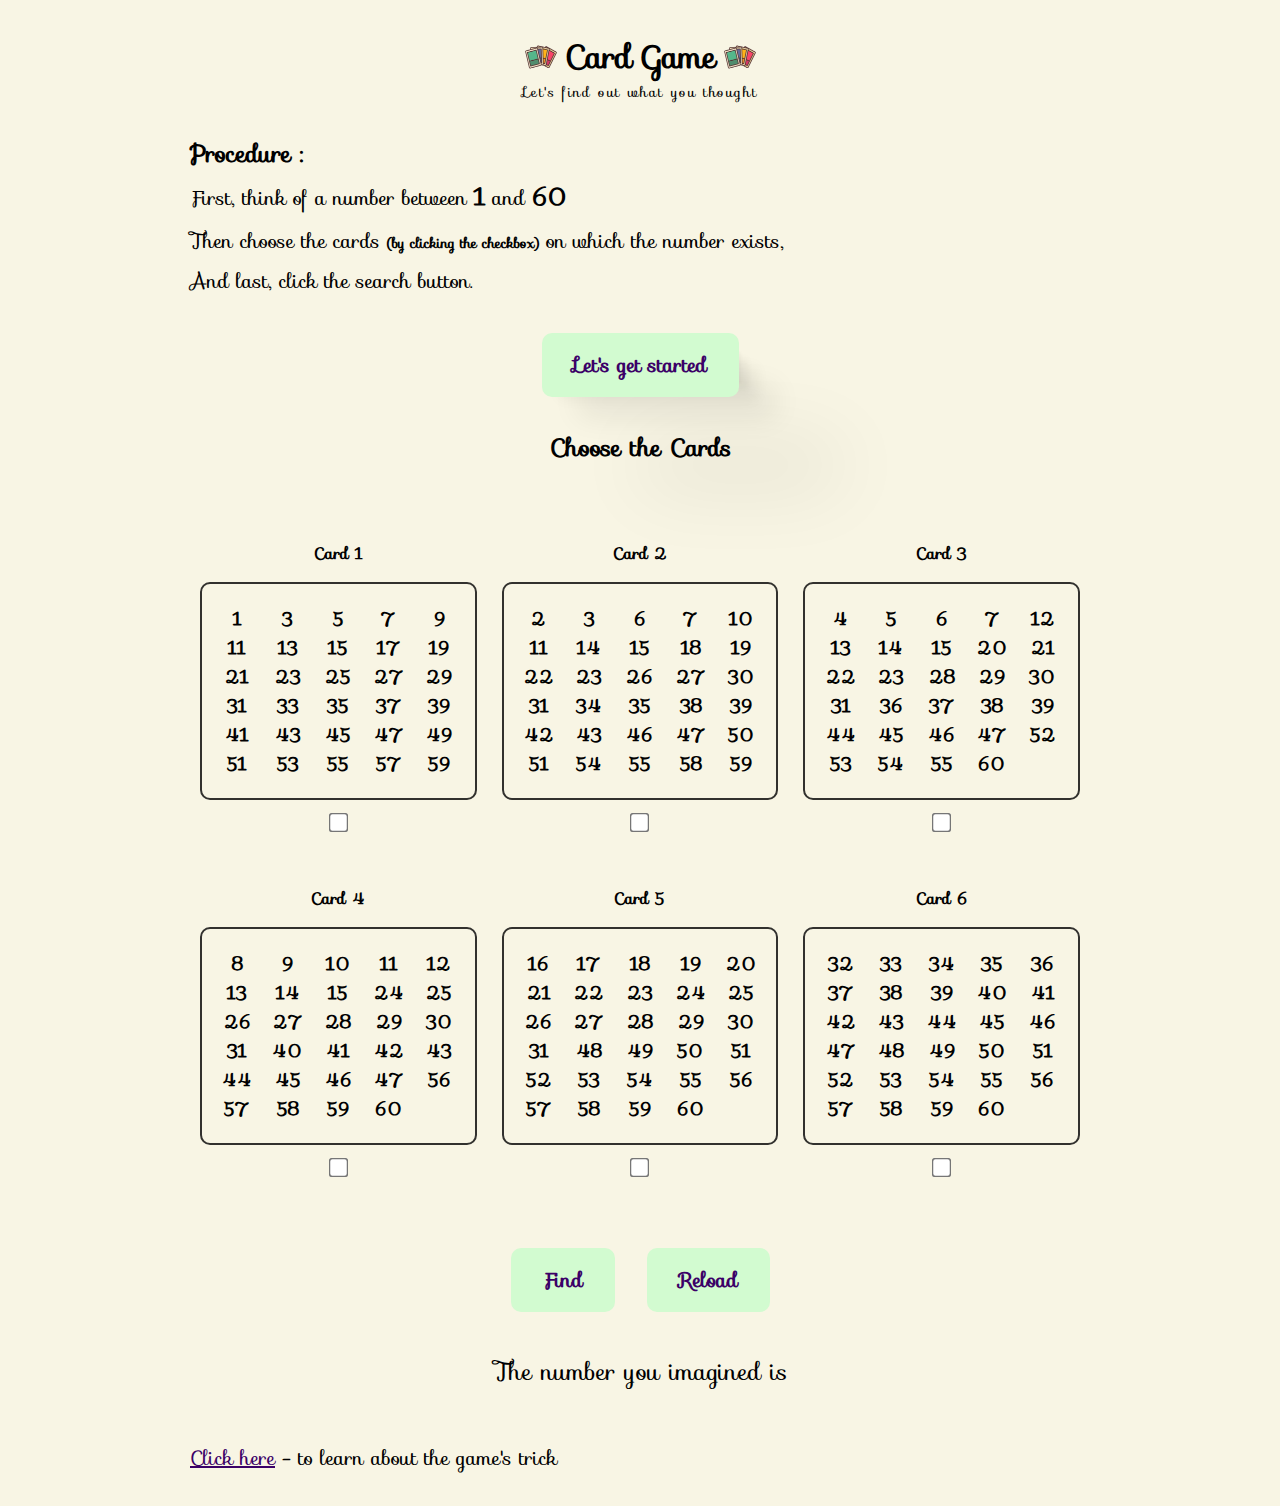
<file: index.html>
<!DOCTYPE html>
<html lang="en">
  <head>
    <meta charset="UTF-8" />
    <meta name="viewport" content="width=device-width, initial-scale=1.0" />
    <link rel="preconnect" href="https://fonts.googleapis.com" />
    <link rel="preconnect" href="https://fonts.gstatic.com" crossorigin />
    <link
      href="https://fonts.googleapis.com/css2?family=Sofia&display=swap"
      rel="stylesheet"
    />
    <link rel="shortcut icon" href="images/favicon.png" type="image/x-icon" />
    <link rel="stylesheet" href="css/styles.css" />
    <title>Card Game - Let's find out what you thought.</title>
  </head>
  <body>
    <div class="start-sec">
      <header>
        <div class="title-sec">
          <img src="images/card-img.png" alt="card-img" />
          <h1>Card Game</h1>
          <img src="images/card-img.png" alt="card-img" />
        </div>
        <p class="tagline">Let's find out what you thought</p>
      </header>
      <div class="procedure">
        <h2 class="side-heading">Procedure</h2>
        <p>
          First, think of a number between <span class="number">1</span> and
          <span class="number">60</span>
        </p>
        <p>
          Then choose the cards <span>(by clicking the checkbox)</span> on which
          the number exists,
        </p>
        <p>And last, click the search button.</p>
      </div>
      <div class="start-btn">
        <a href="#game-sec">Let's get started</a>
      </div>
    </div>
    <div class="content">
      <h2>Choose the Cards</h2>
      <form action="">
        <div class="game-sec" id="game-sec">
          <div class="card-sec">
            <p class="card-number">Card 1</p>
            <div class="card">
              <span>1 </span><span>3 </span><span>5 </span><span>7 </span
              ><span>9 </span> <span>11</span> <span>13</span> <span>15</span>
              <span>17</span> <span>19</span> <span>21</span> <span>23</span>
              <span>25</span> <span>27</span> <span>29</span> <span>31</span>
              <span>33</span> <span>35</span> <span>37</span> <span>39</span>
              <span>41</span> <span>43</span> <span>45</span> <span>47</span>
              <span>49</span> <span>51</span> <span>53</span> <span>55</span>
              <span>57</span> <span>59</span>
            </div>
            <div class="value-sec">
              <label for="card1"></label>
              <input type="checkbox" name="card1" id="card1" value="1" />
            </div>
          </div>
          <div class="card-sec">
            <p class="card-number">Card 2</p>
            <div class="card">
              <span>2 </span><span>3 </span><span>6 </span><span>7 </span
              ><span>10</span> <span>11</span> <span>14</span> <span>15</span>
              <span>18</span> <span>19</span> <span>22</span> <span>23</span>
              <span>26</span> <span>27</span> <span>30</span> <span>31</span>
              <span>34</span> <span>35</span> <span>38</span> <span>39</span>
              <span>42</span> <span>43</span> <span>46</span> <span>47</span>
              <span>50</span> <span>51</span> <span>54</span> <span>55</span>
              <span>58</span> <span>59</span>
            </div>
            <div class="value-sec">
              <label for="card2"></label>
              <input type="checkbox" name="card2" id="card2" value="2" />
            </div>
          </div>
          <div class="card-sec">
            <p class="card-number">Card 3</p>
            <div class="card">
              <span>4 </span><span>5 </span><span>6 </span><span>7 </span
              ><span>12</span> <span>13</span> <span>14</span> <span>15</span>
              <span>20</span> <span>21</span> <span>22</span> <span>23</span>
              <span>28</span> <span>29</span> <span>30</span> <span>31</span>
              <span>36</span> <span>37</span> <span>38</span> <span>39</span>
              <span>44</span> <span>45</span> <span>46</span> <span>47</span>
              <span>52</span> <span>53</span> <span>54</span> <span>55</span>
              <span>60</span>
            </div>
            <div class="value-sec">
              <label for="card3"></label>
              <input type="checkbox" name="card3" id="card3" value="4" />
            </div>
          </div>
          <div class="card-sec">
            <p class="card-number">Card 4</p>
            <div class="card">
              <span>8 </span><span>9 </span><span>10</span> <span>11</span>
              <span>12</span> <span>13</span> <span>14</span> <span>15</span>
              <span>24</span> <span>25</span> <span>26</span> <span>27</span>
              <span>28</span> <span>29</span> <span>30</span> <span>31</span>
              <span>40</span> <span>41</span> <span>42</span> <span>43</span>
              <span>44</span> <span>45</span> <span>46</span> <span>47</span>
              <span>56</span> <span>57</span> <span>58</span> <span>59</span>
              <span>60</span>
            </div>
            <div class="value-sec">
              <label for="card4"></label>
              <input type="checkbox" name="card4" id="card4" value="8" />
            </div>
          </div>
          <div class="card-sec">
            <p class="card-number">Card 5</p>
            <div class="card">
              <span> 16</span><span> 17</span> <span>18 </span><span>19 </span
              ><span>20 </span><span>21 </span><span>22 </span><span>23 </span
              ><span>24 </span><span>25 </span><span>26 </span><span>27 </span
              ><span>28 </span><span>29 </span><span>30 </span><span>31 </span
              ><span>48 </span><span>49 </span><span>50 </span><span>51 </span
              ><span>52 </span><span>53 </span><span>54 </span><span>55 </span
              ><span>56 </span><span>57 </span><span>58 </span><span>59 </span
              ><span>60 </span>
            </div>
            <div class="value-sec">
              <label for="card5"></label>
              <input type="checkbox" name="card5" id="card5" value="16" />
            </div>
          </div>
          <div class="card-sec">
            <p class="card-number">Card 6</p>
            <div class="card">
              <span>32</span> <span>33</span> <span>34</span> <span>35</span>
              <span>36</span> <span>37</span> <span>38</span> <span>39</span>
              <span>40</span> <span>41</span> <span>42</span> <span>43</span>
              <span>44</span> <span>45</span> <span>46</span> <span>47</span>
              <span>48</span> <span>49</span> <span>50</span> <span>51</span>
              <span>52</span> <span>53</span> <span>54</span> <span>55</span>
              <span>56</span> <span>57</span> <span>58</span> <span>59</span>
              <span>60</span>
            </div>
            <div class="value-sec">
              <label for="card6"></label>
              <input type="checkbox" name="card6" id="card6" value="32" />
            </div>
          </div>
        </div>
        <div class="btn-sec">
          <button type="submit" onclick="calculateSum(event)">Find</button>
          <a href="index.html">Reload</a>
        </div>
      </form>
      <div class="result-sec">
        <p>
          The number you imagined is <span class="result" id="result"></span>
        </p>
      </div>
    </div>
    <div class="trick-sec">
      <p>
        <a href="trick.html">Click here</a> - to learn about the game's trick
      </p>
    </div>
    <script src="script.js"></script>
  </body>
</html>
</file>
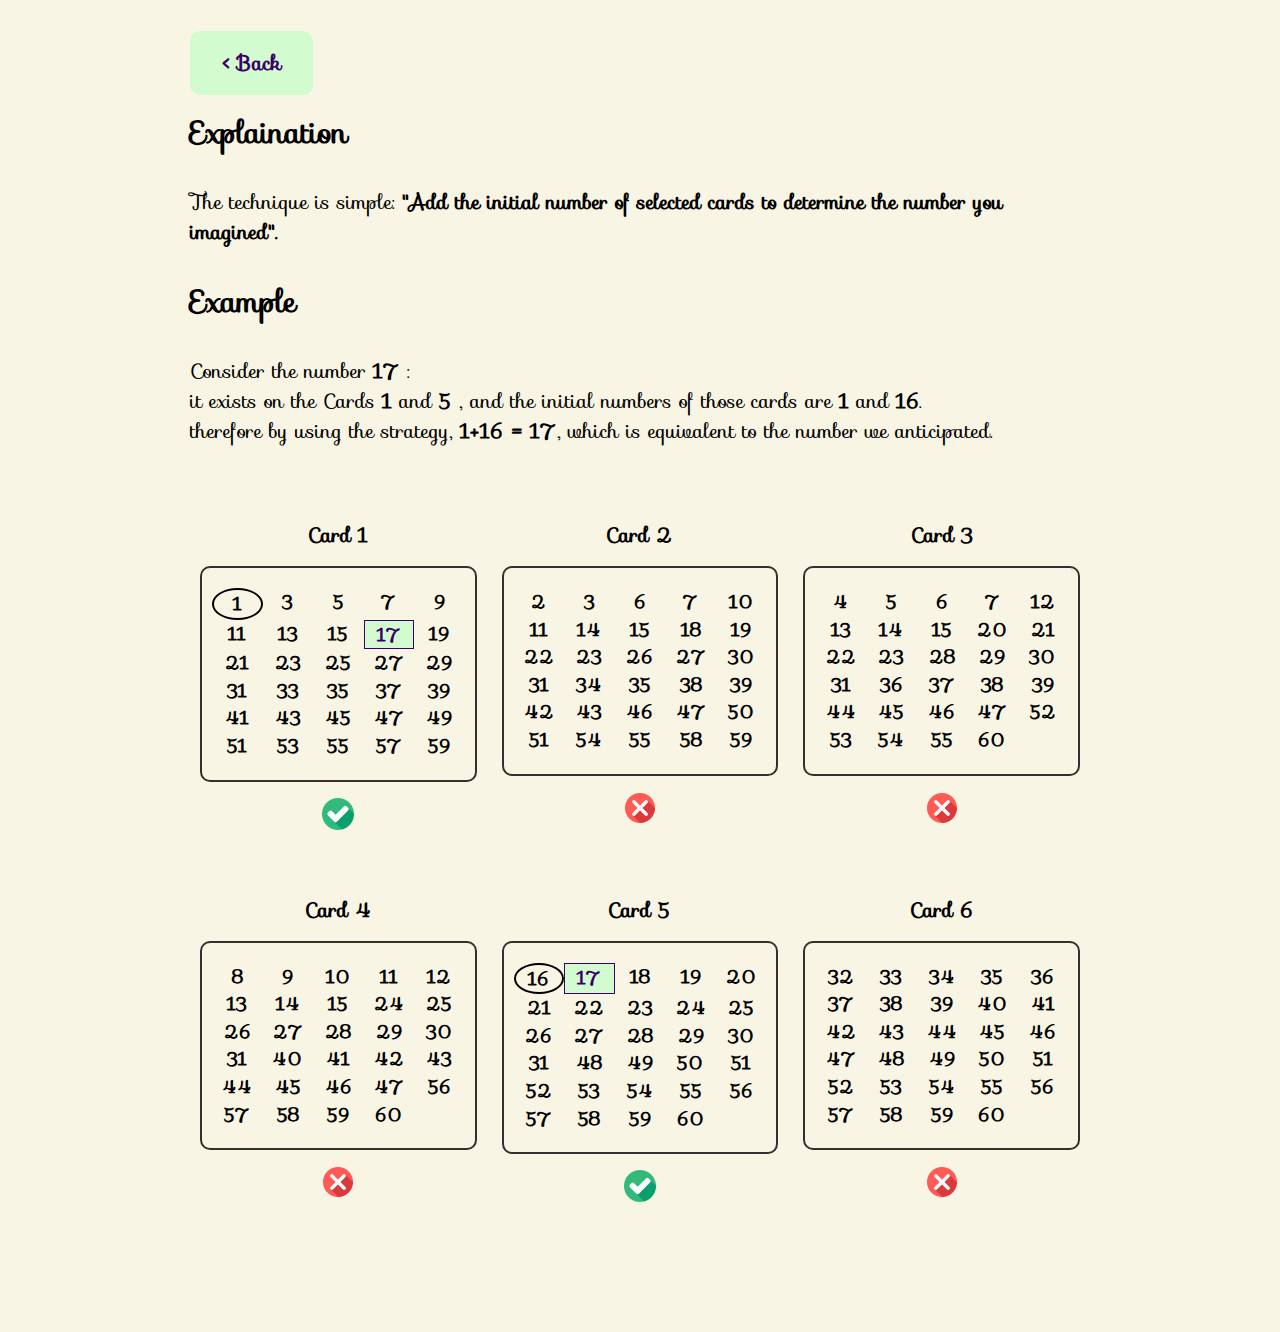
<file: trick.html>
<!DOCTYPE html>
<html lang="en">
  <head>
    <meta charset="UTF-8" />
    <meta name="viewport" content="width=device-width, initial-scale=1.0" />
    <link rel="preconnect" href="https://fonts.googleapis.com" />
    <link rel="preconnect" href="https://fonts.gstatic.com" crossorigin />
    <link
      href="https://fonts.googleapis.com/css2?family=Sofia&display=swap"
      rel="stylesheet"
    />
    <link rel="stylesheet" href="css/styles.css" />
    <title>Card Game - Trick</title>
  </head>
  <body>
    <div class="content main-content">
      <a href="index.html" class="back-btn"> < Back</a>
      <h2>Explaination</h2>
      <p>
        The technique is simple:
        <span class="bold">
          "Add the initial number of selected cards to determine the number you
          imagined".</span
        >
      </p>
      <div class="example-sec">
        <h2>Example</h2>
        <p>Consider the number <span class="bold">17</span> :</p>
        <p>
          it exists on the Cards <span class="bold">1</span> and
          <span class="bold">5</span> , and the initial numbers of those cards
          are <span class="bold">1</span> and <span class="bold"> 16</span>.
        </p>
        <p>
          therefore by using the strategy, <span class="bold">1+16 = 17</span>,
          which is equivalent to the number we anticipated.
        </p>
        <div class="game-sec" id="game-sec">
          <div class="card-sec">
            <p class="card-number">Card 1</p>
            <div class="card">
              <span class="active-first-cell">1 </span><span>3 </span
              ><span>5 </span><span>7 </span><span>9 </span> <span>11</span>
              <span>13</span> <span>15</span>
              <span class="correct-cell">17</span> <span>19</span>
              <span>21</span> <span>23</span> <span>25</span> <span>27</span>
              <span>29</span> <span>31</span> <span>33</span> <span>35</span>
              <span>37</span> <span>39</span> <span>41</span> <span>43</span>
              <span>45</span> <span>47</span> <span>49</span> <span>51</span>
              <span>53</span> <span>55</span> <span>57</span> <span>59</span>
            </div>
            <div class="icon-container">
              <img src="images/correct.png" alt="correct-card" class="icon" />
            </div>
          </div>
          <div class="card-sec">
            <p class="card-number">Card 2</p>
            <div class="card">
              <span>2 </span><span>3 </span><span>6 </span><span>7 </span
              ><span>10</span> <span>11</span> <span>14</span> <span>15</span>
              <span>18</span> <span>19</span> <span>22</span> <span>23</span>
              <span>26</span> <span>27</span> <span>30</span> <span>31</span>
              <span>34</span> <span>35</span> <span>38</span> <span>39</span>
              <span>42</span> <span>43</span> <span>46</span> <span>47</span>
              <span>50</span> <span>51</span> <span>54</span> <span>55</span>
              <span>58</span> <span>59</span>
            </div>
            <div class="icon-container">
              <img src="images/wrong.png" alt="correct-card" class="icon" />
            </div>
          </div>
          <div class="card-sec">
            <p class="card-number">Card 3</p>
            <div class="card">
              <span>4 </span><span>5 </span><span>6 </span><span>7 </span
              ><span>12</span> <span>13</span> <span>14</span> <span>15</span>
              <span>20</span> <span>21</span> <span>22</span> <span>23</span>
              <span>28</span> <span>29</span> <span>30</span> <span>31</span>
              <span>36</span> <span>37</span> <span>38</span> <span>39</span>
              <span>44</span> <span>45</span> <span>46</span> <span>47</span>
              <span>52</span> <span>53</span> <span>54</span> <span>55</span>
              <span>60</span>
            </div>
            <div class="icon-container">
              <img src="images/wrong.png" alt="correct-card" class="icon" />
            </div>
          </div>
          <div class="card-sec">
            <p class="card-number">Card 4</p>
            <div class="card">
              <span>8 </span><span>9 </span><span>10</span> <span>11</span>
              <span>12</span> <span>13</span> <span>14</span> <span>15</span>
              <span>24</span> <span>25</span> <span>26</span> <span>27</span>
              <span>28</span> <span>29</span> <span>30</span> <span>31</span>
              <span>40</span> <span>41</span> <span>42</span> <span>43</span>
              <span>44</span> <span>45</span> <span>46</span> <span>47</span>
              <span>56</span> <span>57</span> <span>58</span> <span>59</span>
              <span>60</span>
            </div>
            <div class="icon-container">
              <img src="images/wrong.png" alt="correct-card" class="icon" />
            </div>
          </div>
          <div class="card-sec">
            <p class="card-number">Card 5</p>
            <div class="card">
              <span class="active-first-cell"> 16</span
              ><span class="correct-cell"> 17</span> <span>18 </span
              ><span>19 </span><span>20 </span><span>21 </span><span>22 </span
              ><span>23 </span><span>24 </span><span>25 </span><span>26 </span
              ><span>27 </span><span>28 </span><span>29 </span><span>30 </span
              ><span>31 </span><span>48 </span><span>49 </span><span>50 </span
              ><span>51 </span><span>52 </span><span>53 </span><span>54 </span
              ><span>55 </span><span>56 </span><span>57 </span><span>58 </span
              ><span>59 </span><span>60 </span>
            </div>
            <div class="icon-container">
              <img src="images/correct.png" alt="correct-card" class="icon" />
            </div>
          </div>
          <div class="card-sec">
            <p class="card-number">Card 6</p>
            <div class="card">
              <span>32</span> <span>33</span> <span>34</span> <span>35</span>
              <span>36</span> <span>37</span> <span>38</span> <span>39</span>
              <span>40</span> <span>41</span> <span>42</span> <span>43</span>
              <span>44</span> <span>45</span> <span>46</span> <span>47</span>
              <span>48</span> <span>49</span> <span>50</span> <span>51</span>
              <span>52</span> <span>53</span> <span>54</span> <span>55</span>
              <span>56</span> <span>57</span> <span>58</span> <span>59</span>
              <span>60</span>
            </div>
            <div class="icon-container">
              <img src="images/wrong.png" alt="correct-card" class="icon" />
            </div>
          </div>
        </div>
      </div>
    </div>
  </body>
</html>
</file>
<file: css/styles.css>
/* 
FONTS : 
font-family: 'Sofia', cursive; 

COLORS:
BACKGROUND-COLOR: #f8f5e4;
TEXT-COLOR: #000;
LINK-COLOR: #3B0067;
CORRECT CELL: #D2FBD0;
CORRECT TEXT: #3B0067;

*/
* {
  margin: 0;
  padding: 0;
  box-sizing: border-box;
}

body {
  background-color: #f8f5e4;
  color: #000;
  font-family: "Sofia", cursive;
}
img {
  display: inline-block;
}

.start-sec {
  display: flex;
  flex-direction: column;
  align-items: center;
  justify-content: space-around;
}
/* header */
header {
  /* border: 3px solid red; */
  display: flex;
  flex-direction: column;
  justify-content: center;
  align-items: center;
  margin: 2rem 0;
}
.bold {
  font-weight: bold;
}
.title-sec {
  text-align: center;
  display: flex;
}
.title-sec img {
  width: 32px;
  margin: 0.5rem;
}
.title-sec p {
  font-size: 2rem;
}
.tagline {
  font-size: 0.85rem;
  letter-spacing: 0.1rem;
}
.procedure {
  width: 90%;
  max-width: 900px;
  margin: 0 auto;
}
.procedure p {
  font-size: 1.25rem;
  line-height: 2;
}
.procedure p span {
  font-size: 0.85rem;
  font-weight: bold;
}
.procedure p span.number {
  font-size: 1.5rem;
  font-weight: bold;
}
.side-heading::after {
  content: "  :";
}
.start-btn {
  margin: 3rem auto;
  box-shadow: 3.4px 3.4px 2.7px rgba(0, 0, 0, 0.032),
    8.7px 8.7px 6.9px rgba(0, 0, 0, 0.045),
    17.7px 17.7px 14.2px rgba(0, 0, 0, 0.056),
    36.5px 36.5px 29.2px rgba(0, 0, 0, 0.071),
    100px 100px 80px rgba(0, 0, 0, 0.11);
}
.start-btn a,
.btn-sec a,
.btn-sec button,
.back-btn {
  text-decoration: none;
  background-color: #d2fbd0;
  color: #3b0067;
  padding: 1rem 2rem;
  font-weight: bolder;
  font-size: 1.25rem;
  border-radius: 10px;
}
.btn-sec button {
  font: inherit;
  font-weight: bolder;
  font-size: 1.25rem;
  border: none;
}
.content {
  width: 90%;
  max-width: 900px;
  margin: 0 auto;
}
.content h2 {
  text-align: center;
}
.game-sec {
  margin: 3rem auto;
  max-width: 900px;
  padding: 10px;
  display: grid;
  grid-template-columns: repeat(3, 1fr);
  grid-gap: 25px;
}
.game-sec h2 {
  font-size: 1.5rem;
}
/* apply box shadow effect 
for select card apply box shadow different */
.card {
  display: grid;
  font-weight: bold;
  font-size: 1.15rem;
  grid-template-columns: repeat(5, 1fr);
  padding: 20px 10px;
  border: 2px solid rgba(0, 0, 0, 0.8);
  border-radius: 10px;
}
.card-number {
  font-weight: bold;
  text-align: center;
  padding: 16px 0;
}
.card span {
  text-align: center;
}
.value-sec {
  display: flex;
  justify-content: center;
}
.value-sec label {
  display: none;
}
.value-sec input {
  margin: 1rem 0;
  transform: scale(1.5);
}
.btn-sec {
  display: flex;
  justify-content: center;
  margin: 2rem 0;
}
.btn-sec a {
  margin-left: 2rem;
}
.result-sec {
  text-align: center;
  font-size: 1.5rem;
  margin-bottom: 3rem;
}
.result-sec .result {
  font-size: 2rem;
  font-weight: bold;
}
.trick-sec {
  font-size: 1.25rem;
  max-width: 900px;
  width: 90%;
  margin: 2rem auto;
}
.trick-sec a {
  color: #3b0067;
}
@media screen and (max-width: 768px) {
  .game-sec {
    grid-template-columns: repeat(2, 1fr);
  }
}
@media screen and (max-width: 480px) {
  .game-sec {
    grid-template-columns: repeat(1, 1fr);
  }
}

/* trick  */
.main-content {
  padding: 3rem 0;
  font-size: 1.25rem;
  line-height: 1.5;
}
.main-content h2 {
  margin: 2rem 0;
  text-align: left;
}
.icon-container {
  text-align: center;
}

.icon {
  width: 32px;
  margin: 1rem auto;
}
.active-first-cell {
  /* padding: 0; */
  border: 2px solid black;
  border-radius: 50%;
}
.correct-cell {
  background-color: #d2fbd0;
  color: #3b0067;
  border: 1px solid #3b0067;
}
</file>
